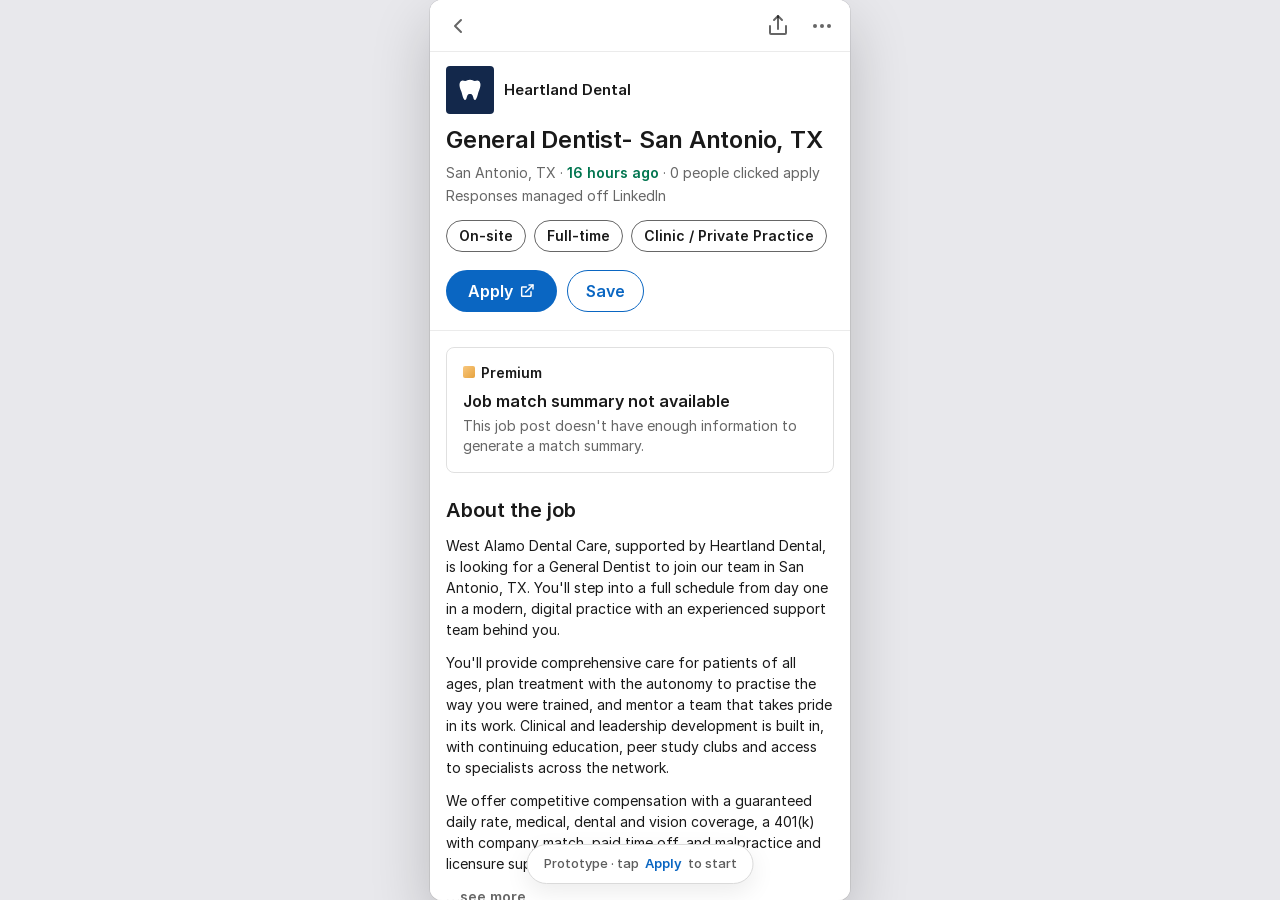
<file: index.html>
<!doctype html>
<html lang="en">
<head>
<meta charset="utf-8">
<meta name="viewport" content="width=device-width, initial-scale=1, viewport-fit=cover">
<meta name="robots" content="noindex">
<title>SonicApply · General Dentist, West Alamo Dental Care</title>
<link rel="icon" href="assets/linkedin-bug.png">
<style>
/* Mobile-only prototype. On a phone the app fills the screen; on a wider screen it sits in a phone-width column so the mobile layout always applies. */
* { box-sizing: border-box; }
html, body { height: 100%; margin: 0; background: #fff; }
iframe { display: block; width: 100%; height: 100%; border: 0; background: #fff; }
@media (min-width: 600px) {
  html, body { background: #E8E8EC; }
  iframe { width: 420px; height: min(100%, 900px); margin: 0 auto; position: relative; top: 50%; transform: translateY(-50%); box-shadow: 0 0 0 1px rgba(0,0,0,.08), 0 24px 60px rgba(0,0,0,.2); border-radius: 12px; }
}
</style>
</head>
<body>
<iframe id="app" title="SonicApply prototype"></iframe>
<script>document.getElementById("app").src = "app.html" + location.search;</script>
</body>
</html>
</file>
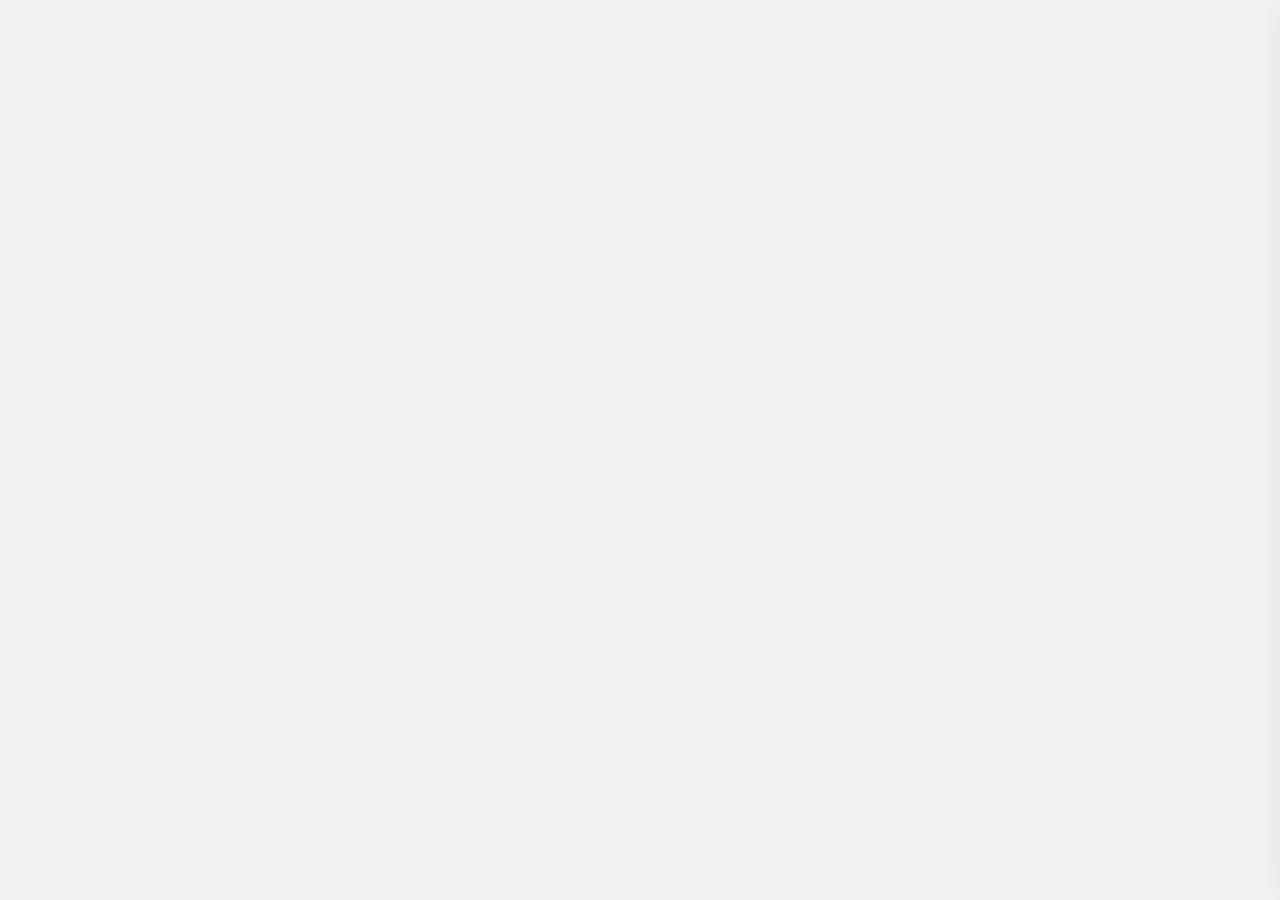
<file: app.html>
<!doctype html>
<html lang="en">
<head>
  <meta charset="utf-8">
  <meta name="viewport" content="width=device-width, initial-scale=1, viewport-fit=cover">
  <title>SonicApply · General Dentist, West Alamo Dental Care</title>
  <meta name="description" content="SonicApply redesign prototype: apply once, add more jobs from live inventory, confirm and send.">
  <meta name="robots" content="noindex">
  <link rel="icon" href="assets/linkedin-bug.png">
  <link rel="stylesheet" href="styles.css">
</head>
<body>
  <div class="li-page" id="li-page">
    <!-- Desktop: the real LinkedIn job post, with a hotspot over Apply -->

    <!-- Phone: the same job as the LinkedIn app shows it. Apply opens SonicApply full screen, the way an in-app browser would. -->
    <div class="li-m" id="li-m" aria-label="LinkedIn job post, as shown in the LinkedIn app">
      <div class="li-m-nav">
        <button type="button" class="li-m-ic" aria-label="Back" data-toast="Back to search (prototype)"><svg viewBox="0 0 24 24" fill="none" stroke="currentColor" stroke-width="2" stroke-linecap="round" stroke-linejoin="round"><polyline points="15 18 9 12 15 6"/></svg></button>
        <div class="li-m-nav-r">
          <button type="button" class="li-m-ic" aria-label="Share" data-toast="Share (prototype)"><svg viewBox="0 0 24 24" fill="none" stroke="currentColor" stroke-width="2" stroke-linecap="round" stroke-linejoin="round"><path d="M4 12v7a1 1 0 0 0 1 1h14a1 1 0 0 0 1-1v-7"/><polyline points="16 6 12 2 8 6"/><line x1="12" y1="2" x2="12" y2="15"/></svg></button>
          <button type="button" class="li-m-ic" aria-label="More" data-toast="More (prototype)"><svg viewBox="0 0 24 24" fill="currentColor"><circle cx="5" cy="12" r="2"/><circle cx="12" cy="12" r="2"/><circle cx="19" cy="12" r="2"/></svg></button>
        </div>
      </div>
      <div class="li-m-scroll" id="li-m-scroll">
        <section class="li-m-head">
          <div class="li-m-co"><span class="li-m-logo" aria-hidden="true"><svg viewBox="0 0 24 24" fill="currentColor"><path d="M12 3.2c-1.9 0-2.7 1-4.1 1S5.6 3 4.1 4.6c-1.9 2-.9 5.6.2 8 1 2.4 1.5 6.3 2.9 7.7.9.9 1.7-.3 2.1-2.3.5-2.4 1.5-2.6 2.7-2.6s2.2.2 2.7 2.6c.4 2 1.2 3.2 2.1 2.3 1.4-1.4 1.9-5.3 2.9-7.7 1.1-2.4 2.1-6 .2-8-1.5-1.6-2.4-.4-3.8-.4s-2.2-1-4.1-1z"/></svg></span><span class="li-m-co-name">Heartland Dental</span></div>
          <h1 class="li-m-title">General Dentist- San Antonio, TX</h1>
          <p class="li-m-meta">San Antonio, TX · <b class="li-m-green">16 hours ago</b> · 0 people clicked apply</p>
          <p class="li-m-meta li-m-meta2">Responses managed off LinkedIn</p>
          <div class="li-m-pills" aria-label="Job details"><span>On-site</span><span>Full-time</span><span>Clinic / Private Practice</span></div>
          <div class="li-m-actions" id="li-m-actions">
            <button type="button" class="li-m-apply pulse" id="start-m" data-start>Apply <svg viewBox="0 0 24 24" fill="none" stroke="currentColor" stroke-width="2.2" stroke-linecap="round" stroke-linejoin="round" aria-hidden="true"><path d="M18 13v6a1 1 0 0 1-1 1H5a1 1 0 0 1-1-1V7a1 1 0 0 1 1-1h6"/><polyline points="15 3 21 3 21 9"/><line x1="10" y1="14" x2="21" y2="3"/></svg></button>
            <button type="button" class="li-m-save" data-toast="Saved (prototype)">Save</button>
          </div>
        </section>
        <section class="li-m-card">
          <div class="li-m-prem"><span class="li-m-prem-sq" aria-hidden="true"></span>Premium</div>
          <h2>Job match summary not available</h2>
          <p>This job post doesn't have enough information to generate a match summary.</p>
        </section>
        <section class="li-m-about">
          <h2>About the job</h2>
          <p>West Alamo Dental Care, supported by Heartland Dental, is looking for a General Dentist to join our team in San Antonio, TX. You'll step into a full schedule from day one in a modern, digital practice with an experienced support team behind you.</p>
          <p>You'll provide comprehensive care for patients of all ages, plan treatment with the autonomy to practise the way you were trained, and mentor a team that takes pride in its work. Clinical and leadership development is built in, with continuing education, peer study clubs and access to specialists across the network.</p>
          <p>We offer competitive compensation with a guaranteed daily rate, medical, dental and vision coverage, a 401(k) with company match, paid time off, and malpractice and licensure support.</p>
          <button type="button" class="li-m-more" data-toast="Full description (prototype)">…see more</button>
        </section>
        <section class="li-m-about li-m-company">
          <h2>About the company</h2>
          <div class="li-m-co li-m-co-row"><span class="li-m-logo" aria-hidden="true"><svg viewBox="0 0 24 24" fill="currentColor"><path d="M12 3.2c-1.9 0-2.7 1-4.1 1S5.6 3 4.1 4.6c-1.9 2-.9 5.6.2 8 1 2.4 1.5 6.3 2.9 7.7.9.9 1.7-.3 2.1-2.3.5-2.4 1.5-2.6 2.7-2.6s2.2.2 2.7 2.6c.4 2 1.2 3.2 2.1 2.3 1.4-1.4 1.9-5.3 2.9-7.7 1.1-2.4 2.1-6 .2-8-1.5-1.6-2.4-.4-3.8-.4s-2.2-1-4.1-1z"/></svg></span><span class="li-m-co-text"><span class="li-m-co-name">Heartland Dental</span><small>Hospitals and Health Care</small></span><button type="button" class="li-m-follow" data-toast="Following (prototype)">+ Follow</button></div>
          <p>Heartland Dental is a dental support organisation. It handles the business side of its supported practices (operations, training, marketing and technology) so the dentists who own and run them can focus on patient care.</p>
        </section>
        <div class="li-m-space" aria-hidden="true"></div>
      </div>
      <div class="li-m-foot" id="li-m-foot">
        <button type="button" class="li-m-apply" data-start>Apply <svg viewBox="0 0 24 24" fill="none" stroke="currentColor" stroke-width="2.2" stroke-linecap="round" stroke-linejoin="round" aria-hidden="true"><path d="M18 13v6a1 1 0 0 1-1 1H5a1 1 0 0 1-1-1V7a1 1 0 0 1 1-1h6"/><polyline points="15 3 21 3 21 9"/><line x1="10" y1="14" x2="21" y2="3"/></svg></button>
        <button type="button" class="li-m-save" data-toast="Saved (prototype)">Save</button>
      </div>
      <button class="li-hint li-hint-m" type="button" data-start>Prototype · tap <b>Apply</b> to start</button>
    </div>
  </div>

  <div class="panel-wrap" id="panel" hidden>
  <div class="panel">
  <header class="top">
    <div class="top-left">
      <a class="li-logo" href="#" aria-label="Restart prototype" data-restart><img src="assets/linkedin-bug.png" alt="LinkedIn"></a>
      <span class="top-div"></span>
      <div class="job-ctx">
        <div class="job-ctx-title">General Dentist</div>
        <div class="job-ctx-sub">West Alamo Dental Care · San Antonio, TX · Competitive</div>
      </div>
    </div>
    <div class="top-right">
      <a class="link-quiet" href="#" data-toast="Opens the job post on LinkedIn (prototype)"><span>View job</span> <svg viewBox="0 0 24 24" fill="none" stroke="currentColor" stroke-width="2" stroke-linecap="round" stroke-linejoin="round"><path d="M18 13v6a2 2 0 0 1-2 2H5a2 2 0 0 1-2-2V8a2 2 0 0 1 2-2h6"/><polyline points="15 3 21 3 21 9"/><line x1="10" y1="14" x2="21" y2="3"/></svg></a>
    </div>
  </header>

  <main class="shell">
    <aside class="rail" id="rail" aria-label="CareerGPT">
      <div class="rail-head">
        <img src="assets/sonicjobs-mark.svg" alt="">
        <div><b>CareerGPT</b><small>Applying to West Alamo Dental Care</small></div>
      </div>
      <div class="thread" id="thread" aria-live="polite"></div>
      <form class="composer" id="composer" autocomplete="off">
        <div class="composer-in">
          <button type="button" class="plus" id="plus" aria-label="Attach your resume"><svg viewBox="0 0 24 24" fill="none" stroke="currentColor" stroke-width="2" stroke-linecap="round"><line x1="12" y1="5" x2="12" y2="19"/><line x1="5" y1="12" x2="19" y2="12"/></svg></button>
          <input type="text" placeholder="Ask a follow-up…" aria-label="Message CareerGPT">
          <button type="submit" class="send" id="send" aria-label="Send"><svg class="ic-up" viewBox="0 0 24 24" fill="none" stroke="currentColor" stroke-width="2.5" stroke-linecap="round" stroke-linejoin="round"><line x1="12" y1="19" x2="12" y2="5"/><polyline points="5 12 12 5 19 12"/></svg><svg class="ic-stop" viewBox="0 0 24 24" fill="currentColor"><rect x="7" y="7" width="10" height="10" rx="2"/></svg></button>
        </div>
      </form>
      <p class="rail-foot">CareerGPT can make mistakes. Check the important details before you send.</p>
    </aside>

    <section class="work" aria-label="Application">
      <nav class="stepper progress" id="progress" aria-label="Your progress"></nav>
      <div class="work-scroll" id="work-scroll">
        <div class="work-inner" id="work-inner"></div>
      </div>
      <div class="cta-bar" id="cta"></div>
    </section>
  </main>
  </div>
  </div>

  <div class="toast" id="toast" role="status"></div>

  <!-- Resume preview: a drawer on desktop, full screen on a phone -->
  <div class="pv-backdrop" id="pv-backdrop"></div>
  <aside class="preview" id="preview" aria-label="Resume preview" aria-hidden="true">
    <div class="pv-h"><div class="pv-t"><b id="pv-name"></b><small id="pv-sub"></small></div><button type="button" class="pv-close" id="pv-close" aria-label="Close preview"><svg viewBox="0 0 24 24" fill="none" stroke="currentColor" stroke-width="2" stroke-linecap="round" stroke-linejoin="round"><line x1="18" y1="6" x2="6" y2="18"/><line x1="6" y1="6" x2="18" y2="18"/></svg></button></div>
    <div class="pv-body" id="pv-body"></div>
    <div class="pv-foot" id="pv-foot"></div>
  </aside>

  <aside class="notes" id="notes" aria-label="Design notes">
    <div class="notes-h"><b>Why it's built this way</b><button type="button" id="notes-close" aria-label="Close"><svg viewBox="0 0 24 24" fill="none" stroke="currentColor" stroke-width="2" stroke-linecap="round" stroke-linejoin="round"><line x1="18" y1="6" x2="6" y2="18"/><line x1="6" y1="6" x2="18" y2="18"/></svg></button></div>
    <div class="notes-body" id="notes-body"></div>
    <div class="notes-foot"><span>SonicApply redesign · prototype v2</span><button class="btn-text" type="button" id="restart">Restart prototype</button></div>
  </aside>

  <script src="data.js"></script>
  <script src="app.js"></script>
</body>
</html>
</file>
<file: styles.css>
/* SonicApply redesign prototype
   System: white space, hairlines, black type, one accent (SonicJobs cobalt) reserved for the next action:
   primary buttons, the current step, progress, fields that need the candidate. Selection states stay black.
   Motion: OpenAI easing tokens, reduced-motion aware. */

@font-face { font-family: "Inter"; src: url("fonts/Inter-Regular.ttf") format("truetype"); font-weight: 400; font-display: swap; }
@font-face { font-family: "Inter"; src: url("fonts/Inter-Medium.ttf") format("truetype"); font-weight: 500; font-display: swap; }
@font-face { font-family: "Inter"; src: url("fonts/Inter-SemiBold.ttf") format("truetype"); font-weight: 600; font-display: swap; }
@font-face { font-family: "Inter"; src: url("fonts/Inter-Bold.ttf") format("truetype"); font-weight: 700; font-display: swap; }

:root {
  --ink: #000000;
  --t2: #5D5D5D;
  --t3: #8F8F8F;
  --mut: #B6B6B6;
  --hair: #E6E6E6;
  --hair2: #DADADA;
  --soft: #EDEDED;
  --soft2: #F6F6F6;
  --paper: #FFFFFF;
  --accent: #2556D8;
  --accent-hover: #1E47B8;
  --accent-ink: #1F49BF;
  --accent-tint: #ECF0FC;
  --accent-line: #C7D3F5;
  --enter: cubic-bezier(.19, 1, .22, 1);
  --exit: cubic-bezier(.8, 0, .4, 1);
  --move: cubic-bezier(.65, 0, .35, 1);
  --rail-w: 400px;
  --top-h: 64px;
  --radius: 18px;
  --radius-sm: 12px;
}

* { box-sizing: border-box; }
[hidden] { display: none !important; }
html, body { height: 100%; }
body {
  margin: 0;
  background: var(--paper);
  color: var(--ink);
  font-family: "Inter", "Helvetica Neue", Helvetica, Arial, system-ui, sans-serif;
  font-size: 15px;
  line-height: 1.5;
  -webkit-font-smoothing: antialiased;
  text-rendering: optimizeLegibility;
  overflow: hidden;
}
button, input, select, textarea { font: inherit; color: inherit; }
button { cursor: pointer; }
a { color: inherit; }
::selection { background: var(--accent-tint); }
.sr { position: absolute; width: 1px; height: 1px; overflow: hidden; clip: rect(0 0 0 0); white-space: nowrap; }

/* ---------- Top bar ---------- */
.top {
  height: var(--top-h);
  display: grid;
  grid-template-columns: 1fr auto 1fr;
  align-items: center;
  padding: 0 24px;
  border-bottom: 1px solid var(--hair);
  background: var(--paper);
  position: relative;
  z-index: 5;
}
.top-left { display: flex; align-items: center; gap: 14px; min-width: 0; }
.li-logo { display: inline-flex; width: 30px; height: 30px; border-radius: 6px; overflow: hidden; flex: none; }
.li-logo img { width: 100%; height: 100%; display: block; }
.top-div { width: 1px; height: 28px; background: var(--hair); }
.job-ctx { min-width: 0; line-height: 1.25; }
.job-ctx-title { font-size: 14px; font-weight: 600; white-space: nowrap; overflow: hidden; text-overflow: ellipsis; }
.job-ctx-sub { font-size: 12px; color: var(--t3); white-space: nowrap; overflow: hidden; text-overflow: ellipsis; }
.top-right { display: flex; justify-content: flex-end; align-items: center; gap: 18px; }
.link-quiet { font-size: 13px; font-weight: 500; color: var(--t2); text-decoration: none; display: inline-flex; align-items: center; gap: 6px; }
.link-quiet:hover { color: var(--ink); }
.link-quiet svg { width: 14px; height: 14px; }

.stepper ol { list-style: none; margin: 0; padding: 0; display: flex; align-items: center; gap: 10px; }
.step { display: flex; align-items: center; gap: 8px; }
.step-dot {
  width: 24px; height: 24px; border-radius: 50%;
  border: 1px solid var(--hair2); color: var(--t3);
  display: grid; place-items: center; font-size: 12px; font-weight: 600;
  transition: background .3s var(--move), border-color .3s var(--move), color .3s var(--move);
}
.step-dot svg { width: 12px; height: 12px; display: none; }
.step-label { font-size: 13px; color: var(--t3); white-space: nowrap; transition: color .3s var(--move); }
.step.is-done .step-dot { background: var(--ink); border-color: var(--ink); color: #fff; }
.step.is-current .step-dot { background: var(--accent); border-color: var(--accent); color: #fff; box-shadow: 0 0 0 4px var(--accent-tint); }
.step.is-current .step-label { color: var(--ink); font-weight: 600; }
.step.is-done .step-label { color: var(--t2); }
.step.is-done .step-dot span { display: none; }
.step.is-done .step-dot svg { display: block; }
.step-line { width: 36px; height: 1px; background: var(--hair2); position: relative; overflow: hidden; }
.step-line::after { content: ""; position: absolute; inset: 0; background: var(--ink); transform: scaleX(0); transform-origin: left; transition: transform .5s var(--move); }
.step-line.is-done::after { transform: scaleX(1); }

/* ---------- Shell ---------- */
.shell {
  flex: 1;
  min-height: 0;
  display: grid;
  grid-template-columns: minmax(340px, 40%) 1fr;
}

/* ---------- LinkedIn entry screen + panel ---------- */
.li-page { position: fixed; inset: 0; overflow: hidden; background: #F4F2EE; }
.li-frame { position: relative; width: 100%; }
.li-frame img { width: 100%; height: auto; display: block; }
.li-apply { position: absolute; left: 43.62%; top: 45.64%; width: 6.02%; height: 3.52%; border: 0; border-radius: 999px; background: transparent; cursor: pointer; box-shadow: 0 0 0 0 rgba(37,86,216,.55); animation: ring 1.6s ease-out .6s 3; }
.li-apply:hover, .li-apply:focus-visible { box-shadow: 0 0 0 5px rgba(37,86,216,.3); outline: 0; animation: none; }
.li-hint { position: fixed; left: 50%; bottom: 22px; transform: translateX(-50%); z-index: 3; display: inline-flex; align-items: center; gap: 6px; height: 40px; padding: 0 16px; border-radius: 999px; border: 1px solid var(--hair2); background: var(--paper); color: var(--t2); font-size: 13px; font-weight: 500; box-shadow: 0 8px 24px rgba(0,0,0,.08); cursor: pointer; white-space: nowrap; }
.li-hint b { color: var(--accent); font-weight: 600; }
.li-hint:hover { color: var(--ink); border-color: var(--ink); }

/* Phone entry: the job as the LinkedIn app shows it (LinkedIn's own type, colours and controls, not ours).
   Hidden on desktop; on a phone it replaces the screenshot. */
.li-m { display: none; position: absolute; inset: 0; flex-direction: column; background: #fff; color: rgba(0,0,0,.9);
  font-family: -apple-system, BlinkMacSystemFont, "Inter", "Segoe UI", Roboto, Helvetica, Arial, sans-serif; }
.li-m-nav { flex: none; display: flex; align-items: center; justify-content: space-between; height: 52px; padding: 0 6px; background: #fff; border-bottom: 1px solid rgba(0,0,0,.08); }
.li-m-nav-r { display: flex; align-items: center; }
.li-m-ic { width: 44px; height: 44px; display: inline-flex; align-items: center; justify-content: center; border: 0; background: none; color: rgba(0,0,0,.6); border-radius: 50%; }
.li-m-ic svg { width: 24px; height: 24px; }
.li-m-ic:active { background: rgba(0,0,0,.06); }
.li-m-scroll { flex: 1; min-height: 0; overflow-y: auto; -webkit-overflow-scrolling: touch; overscroll-behavior: contain; }
.li-m-head { padding: 14px 16px 18px; border-bottom: 1px solid rgba(0,0,0,.08); }
.li-m-co { display: flex; align-items: center; gap: 10px; margin-bottom: 12px; font-size: 15px; font-weight: 600; }
.li-m-logo { width: 48px; height: 48px; flex: none; display: inline-flex; align-items: center; justify-content: center; border-radius: 4px; background: #13284B; color: #fff; }
.li-m-logo svg { width: 28px; height: 28px; }
.li-m-title { font-size: 24px; line-height: 1.2; font-weight: 600; letter-spacing: -0.01em; margin: 0 0 8px; }
.li-m-meta { font-size: 14px; line-height: 1.4; color: rgba(0,0,0,.6); margin: 0; }
.li-m-meta2 { margin-top: 4px; }
.li-m-green { color: #01754F; font-weight: 600; }
.li-m-pills { display: flex; gap: 8px; margin: 14px -16px 0; padding: 0 16px; overflow-x: auto; scrollbar-width: none; }
.li-m-pills::-webkit-scrollbar { display: none; }
.li-m-pills span { flex: none; height: 32px; display: inline-flex; align-items: center; padding: 0 12px; border-radius: 999px; border: 1px solid rgba(0,0,0,.6); font-size: 14px; font-weight: 600; white-space: nowrap; }
.li-m-actions { display: flex; align-items: center; gap: 10px; margin-top: 18px; }
.li-m-apply { height: 42px; display: inline-flex; align-items: center; justify-content: center; gap: 6px; padding: 0 22px; border: 0; border-radius: 999px; background: #0A66C2; color: #fff; font: inherit; font-size: 16px; font-weight: 600; cursor: pointer; -webkit-tap-highlight-color: transparent; }
.li-m-apply svg { width: 16px; height: 16px; }
.li-m-apply:active { background: #004182; }
.li-m-apply.pulse { animation: ringLi 1.6s ease-out .8s 3; }
.li-m-save { height: 42px; padding: 0 18px; border-radius: 999px; border: 1px solid #0A66C2; background: transparent; color: #0A66C2; font: inherit; font-size: 16px; font-weight: 600; cursor: pointer; -webkit-tap-highlight-color: transparent; }
.li-m-save:active { background: rgba(10,102,194,.08); }
.li-m-card { margin: 16px; padding: 14px 16px 16px; border: 1px solid rgba(0,0,0,.12); border-radius: 8px; }
.li-m-prem { display: flex; align-items: center; gap: 6px; font-size: 14px; font-weight: 600; color: rgba(0,0,0,.9); }
.li-m-prem-sq { width: 12px; height: 12px; border-radius: 2px; background: linear-gradient(135deg, #F8C77E, #E7A33E); }
.li-m-card h2 { font-size: 16px; font-weight: 600; margin: 8px 0 4px; line-height: 1.3; }
.li-m-card p { font-size: 14px; line-height: 1.45; color: rgba(0,0,0,.6); margin: 0; }
.li-m-about { padding: 6px 16px 8px; }
.li-m-about h2 { font-size: 20px; font-weight: 600; margin: 0 0 10px; }
.li-m-about p { font-size: 14px; line-height: 1.5; margin: 0 0 12px; color: rgba(0,0,0,.9); }
.li-m-more { border: 0; background: none; padding: 0; font: inherit; font-size: 14px; font-weight: 600; color: rgba(0,0,0,.6); }
.li-m-company { padding-top: 10px; border-top: 1px solid rgba(0,0,0,.08); margin-top: 6px; }
.li-m-co-row { align-items: center; margin: 2px 0 12px; }
.li-m-co-text { display: flex; flex-direction: column; min-width: 0; flex: 1; line-height: 1.3; }
.li-m-co-text small { font-size: 13px; font-weight: 400; color: rgba(0,0,0,.6); }
.li-m-follow { flex: none; height: 32px; padding: 0 14px; border-radius: 999px; border: 1px solid #0A66C2; background: transparent; color: #0A66C2; font: inherit; font-size: 14px; font-weight: 600; }
.li-m-space { height: 140px; }
.li-hint-m b { color: #0A66C2; }
/* Sticky bar once the inline Apply has scrolled away, as in the app */
.li-m-foot { position: absolute; left: 0; right: 0; bottom: 0; z-index: 2; display: flex; gap: 10px; padding: 10px 16px calc(10px + env(safe-area-inset-bottom, 0px)); background: #fff; border-top: 1px solid rgba(0,0,0,.08); transform: translateY(110%); transition: transform .3s var(--enter); }
.li-m-foot .li-m-apply { flex: 1; }
.li-m.scrolled .li-m-foot { transform: none; }
.li-m .li-hint-m { transition: opacity .25s ease; }
.li-m.scrolled .li-hint-m { opacity: 0; pointer-events: none; }
.panel-wrap { position: fixed; inset: 0; z-index: 20; background: var(--paper); animation: fade .3s ease both; }
.panel-wrap[hidden] { display: none; }
/* pageIn must not keep a transform after it ends: a lingering transform would make fixed children (preview drawer) position relative to the panel. */
.panel { height: 100%; background: var(--paper); overflow: hidden; display: flex; flex-direction: column; animation: pageIn .5s var(--enter); }

/* ---------- Rail (CareerGPT) ---------- */
.rail { border-right: 1px solid var(--hair); display: flex; flex-direction: column; min-height: 0; background: var(--paper); }
.rail-head { display: flex; align-items: center; gap: 10px; padding: 16px 22px 12px; }
.rail-head img { width: 30px; height: 30px; display: block; }
.rail-head b { font-size: 14px; font-weight: 600; display: block; line-height: 1.2; }
.rail-head small { font-size: 12px; color: var(--t3); }
.thread { flex: 1; overflow-y: auto; padding: 6px 22px 24px; scroll-behavior: smooth; scrollbar-width: thin; scrollbar-color: var(--hair2) transparent; }
.thread::-webkit-scrollbar { width: 8px; }
.thread::-webkit-scrollbar-thumb { background: var(--hair2); border-radius: 8px; }

@property --ang { syntax: "<angle>"; initial-value: 0deg; inherits: false; }

.msg { margin: 0 0 18px; animation: rise .45s var(--enter) both; }
.msg-text { font-size: 15px; line-height: 1.6; white-space: pre-wrap; }
.msg-text .caret { display: inline-block; width: 2px; height: 1em; background: var(--ink); vertical-align: -0.15em; margin-left: 1px; animation: blink 1s steps(2) infinite; }
.meta { font-size: 12px; color: var(--t3); padding-bottom: 8px; margin-bottom: 10px; border-bottom: 1px solid var(--hair); }
.msg-links { margin-top: 8px; }
.msg-links button { background: none; border: 0; padding: 0; font-size: 14px; color: var(--accent-ink); text-decoration: underline; text-underline-offset: 3px; text-decoration-color: var(--accent-line); }
.msg-links button:hover { text-decoration-color: var(--accent-ink); }

/* Thinking: breathing blue dot and a shimmering label, as in CareerGPT */
.think { display: inline-flex; align-items: center; gap: 9px; height: 24px; }
.think .tdot { width: 12px; height: 12px; border-radius: 50%; background: conic-gradient(from var(--ang), var(--accent), #7C98EA, #D3DCF8, #7C98EA, var(--accent)); animation: spinang 2s linear infinite, breathe 1.8s ease-in-out infinite; }
.think .tlabel { font-size: 14px; font-weight: 500; color: var(--t3); background: linear-gradient(90deg, var(--t3) 0%, var(--t3) 35%, #1a1a1a 50%, var(--t3) 65%, var(--t3) 100%); background-size: 220% 100%; -webkit-background-clip: text; background-clip: text; color: transparent; animation: shimmerText 2s linear infinite; }

.user-wrap { display: flex; flex-direction: column; align-items: flex-end; margin: 2px 0 18px; animation: rise .4s var(--enter) both; }
.user { max-width: 85%; background: var(--soft2); border: 1px solid var(--hair); color: var(--ink); border-radius: 999px; padding: 8px 14px; font-size: 14.5px; line-height: 1.4; width: fit-content; display: inline-flex; align-items: center; gap: 8px; }
.user.att { border-radius: 14px; }
.user svg { width: 15px; height: 15px; flex: none; color: var(--t2); }
.user-meta { font-size: 11px; color: var(--t3); margin-top: 5px; }

.mcard { border: 1px solid var(--hair); border-radius: 14px; padding: 12px 14px; margin-top: 10px; font-size: 13.5px; }
.mcard ul { list-style: none; margin: 0; padding: 0; }
.mcard li { display: flex; align-items: flex-start; gap: 8px; padding: 3px 0; color: var(--t2); }
.mcard li svg { width: 14px; height: 14px; color: var(--ink); flex: none; margin-top: 4px; }
.mcard li b { color: var(--ink); font-weight: 500; }

/* Earlier steps fold into one row so the thread never becomes a wall of text */
.past { margin: 0 0 16px; }
.past summary { list-style: none; cursor: pointer; display: flex; align-items: center; gap: 10px; font-size: 12px; color: var(--t3); padding: 4px 0 10px; border-bottom: 1px solid var(--hair); }
.past summary::-webkit-details-marker { display: none; }
.past summary .pill { display: inline-flex; align-items: center; gap: 6px; border: 1px solid var(--hair); border-radius: 999px; padding: 3px 10px 3px 7px; color: var(--t2); font-weight: 500; }
.past summary .pill svg { width: 12px; height: 12px; color: var(--ink); }
.past summary .show { margin-left: auto; text-decoration: underline; text-underline-offset: 3px; }
.past summary .show::after { content: "Show"; }
.past[open] summary .show::after { content: "Hide"; }
.past .past-body { padding-top: 14px; opacity: .72; }

.chips { display: flex; flex-wrap: wrap; gap: 8px; margin-top: 10px; }
.chip {
  display: inline-flex; align-items: center; gap: 7px;
  border: 1px solid var(--hair2); background: var(--paper); border-radius: 999px;
  padding: 7px 13px; font-size: 14px; font-weight: 500; line-height: 1.2;
  transition: border-color .15s, background .15s, color .15s, transform .15s var(--enter);
}
.chip:hover { border-color: var(--ink); }
.chip:active { transform: scale(.97); }
.chip .n { font-size: 12px; font-weight: 600; color: var(--t3); background: var(--soft); border-radius: 999px; padding: 1px 7px; min-width: 20px; text-align: center; }
.chip.on { background: var(--ink); border-color: var(--ink); color: #fff; }
.chip.on .n { background: rgba(255,255,255,.18); color: #fff; }
.chips.answered .chip:not(.on) { color: var(--t3); border-color: var(--hair); }
.chips.answered .chip:not(.on):hover { color: var(--ink); border-color: var(--ink); }
.chips.answered .chip:not(.on) .n { background: var(--soft2); }

/* Composer with CareerGPT's rotating blue border */
.composer { margin: 0 22px 10px; border-radius: 999px; padding: 2px; background: conic-gradient(from var(--ang), var(--accent), #94ABEE, #DCE3F9, #94ABEE, var(--accent)); animation: spinang 4s linear infinite; }
.composer-in { background: var(--paper); border-radius: 999px; display: flex; align-items: center; gap: 6px; padding: 5px 5px 5px 8px; }
.composer input { flex: 1; border: 0; outline: 0; background: none; font-size: 14px; min-width: 0; }
.composer input::placeholder { color: var(--t3); }
.composer .plus { width: 32px; height: 32px; border-radius: 50%; border: 0; background: none; color: var(--t2); display: grid; place-items: center; flex: none; }
.composer .plus:hover { background: var(--soft2); color: var(--ink); }
.composer .plus svg { width: 18px; height: 18px; }
.composer .send { width: 34px; height: 34px; border-radius: 50%; border: 0; background: var(--ink); color: #fff; display: grid; place-items: center; flex: none; transition: transform .15s var(--enter), background .2s; }
.composer .send svg { width: 16px; height: 16px; grid-area: 1 / 1; }
.composer .send .ic-stop { display: none; }
.composer .send:hover { transform: scale(1.06); }
body.is-busy .composer .send { background: var(--t2); }
body.is-busy .composer .send .ic-up { display: none; }
body.is-busy .composer .send .ic-stop { display: block; }
.rail-foot { font-size: 11px; color: var(--mut); text-align: center; margin: 0 22px 12px; }
/* Agent line in the action bar: mobile only (desktop has the rail) */
.cta-agent { display: none; }
.chips.mini { margin-top: 8px; gap: 6px; }
.chips.mini .chip { padding: 5px 11px; font-size: 13px; }
.f .hint .chips.mini .chip { color: var(--ink); }
.f .hint .chips.mini .chip.on { color: #fff; }

/* ---------- Workspace ---------- */
.work { display: flex; flex-direction: column; min-height: 0; min-width: 0; background: var(--paper); position: relative; }
.work-scroll { flex: 1; overflow-y: auto; scrollbar-width: thin; scrollbar-color: var(--hair2) transparent; }
.work-scroll::-webkit-scrollbar { width: 8px; }
.work-scroll::-webkit-scrollbar-thumb { background: var(--hair2); border-radius: 8px; }
.work-inner { max-width: 1000px; margin: 0; padding: 32px 56px 40px; animation: rise .5s var(--enter) both; }
.work-inner.swap { animation: rise .5s var(--enter) both; }

.kicker { font-size: 11px; font-weight: 600; letter-spacing: .08em; text-transform: uppercase; color: var(--t3); margin: 0 0 8px; }
h1 { font-size: 26px; font-weight: 600; letter-spacing: -0.01em; line-height: 1.2; margin: 0 0 6px; }
.lede { font-size: 15px; color: var(--t2); margin: 0 0 26px; }
.lede b { color: var(--ink); font-weight: 600; }

.sec { border: 1px solid var(--hair); border-radius: var(--radius); padding: 20px 22px 22px; margin-bottom: 14px; background: var(--paper); }
.sec-h { display: flex; align-items: center; justify-content: space-between; gap: 12px; margin-bottom: 14px; }
.sec-title { font-size: 15px; font-weight: 600; display: flex; align-items: center; gap: 8px; }
.sec-title svg { width: 15px; height: 15px; color: var(--ink); }
.tag { font-size: 12px; font-weight: 500; color: var(--t2); background: var(--soft); border-radius: 999px; padding: 3px 9px; white-space: nowrap; }
.tag.accent { color: var(--accent-ink); background: var(--accent-tint); }
.tag.dark { color: #fff; background: var(--ink); }
.grid2 { display: grid; grid-template-columns: 1fr 1fr; gap: 12px 14px; }
.grid3 { display: grid; grid-template-columns: 2fr 1fr 1fr; gap: 12px 14px; }
.span2 { grid-column: 1 / -1; }

.f { position: relative; min-width: 0; }
.f label { display: flex; align-items: center; gap: 8px; font-size: 13px; color: var(--t2); margin-bottom: 6px; }
.f label .need { font-size: 11px; font-weight: 600; color: var(--accent-ink); background: var(--accent-tint); border-radius: 999px; padding: 1px 7px; letter-spacing: .01em; }
.f label .ok { display: none; width: 14px; height: 14px; color: var(--ink); }
.f.done label .ok { display: inline-block; }
.f.done label .need { display: none; }
.f input, .f select, .f textarea {
  width: 100%; height: 40px; border: 1px solid var(--hair2); border-radius: var(--radius-sm);
  padding: 0 12px; background: var(--paper); outline: 0; font-size: 15px;
  transition: border-color .15s, box-shadow .15s, background .6s;
}
.f textarea { height: auto; min-height: 96px; padding: 10px 12px; resize: vertical; line-height: 1.5; }
.f input:focus, .f select:focus, .f textarea:focus { border-color: var(--accent); box-shadow: 0 0 0 3px var(--accent-tint); }
.f select { appearance: none; -webkit-appearance: none; padding-right: 36px; background-image: url("data:image/svg+xml;utf8,<svg xmlns='http://www.w3.org/2000/svg' width='12' height='12' viewBox='0 0 24 24' fill='none' stroke='%23000' stroke-width='2' stroke-linecap='round' stroke-linejoin='round'><polyline points='6 9 12 15 18 9'/></svg>"); background-repeat: no-repeat; background-position: right 12px center; }
.f.needs input, .f.needs select { border-color: var(--accent); background: var(--accent-tint); }
.f.done input, .f.done select { border-color: var(--hair2); }
.f.flash input, .f.flash select, .f.flash .seg { animation: flash 1.4s var(--exit) both; }
.f.shake { animation: shake .4s var(--move); }
.f .hint { font-size: 12px; color: var(--t3); margin-top: 6px; }
.f .hint b { color: var(--t2); font-weight: 500; }
.f .err { font-size: 12px; color: #C0362C; margin-top: 6px; }
.f.invalid input { border-color: #C0362C; background: #FDF1F0; box-shadow: none; }

.seg { display: inline-flex; border: 1px solid var(--hair2); border-radius: 999px; padding: 3px; gap: 2px; background: var(--paper); }
.seg button { border: 0; background: none; border-radius: 999px; padding: 0 16px; height: 32px; font-size: 14px; font-weight: 500; color: var(--t2); transition: background .15s, color .15s; }
.seg button:hover { color: var(--ink); }
.seg button.on { background: var(--ink); color: #fff; }
.f.needs .seg { border-color: var(--accent); background: var(--accent-tint); }

.opt-chips { display: flex; flex-wrap: wrap; gap: 8px; }
.opt-chips .chip { padding: 8px 14px; }

.drop { border: 1.5px dashed var(--hair2); border-radius: 14px; padding: 26px 16px; text-align: center; cursor: pointer; display: flex; flex-direction: column; align-items: center; gap: 4px; transition: border-color .15s, background .15s; }
.drop:hover, .drop:focus-visible, .drop.over { border-color: var(--ink); background: var(--soft2); outline: 0; }
.drop .drop-ic { width: 40px; height: 40px; border-radius: 12px; border: 1px solid var(--hair); display: grid; place-items: center; margin-bottom: 6px; background: var(--paper); }
.drop .drop-ic svg { width: 18px; height: 18px; }
.drop b { font-size: 14px; font-weight: 600; }
.drop small { font-size: 12px; color: var(--t3); }
#resume-box > .hint { font-size: 12px; color: var(--t3); margin-top: 10px; line-height: 1.5; }
#resume-box > .hint .btn-text { font-size: 12px; }
.proc { border: 1.5px dashed var(--hair2); border-radius: 14px; padding: 26px 16px 22px; text-align: center; }
.proc-emoji { font-size: 34px; line-height: 1; margin-bottom: 10px; display: inline-block; }
.proc-emoji.pop { animation: pop .5s var(--enter); }
.proc-t { font-size: 14px; font-weight: 600; margin-bottom: 12px; }
.proc-bar { height: 4px; border-radius: 4px; background: var(--soft); overflow: hidden; max-width: 420px; margin: 0 auto; }
.proc-bar i { display: block; height: 100%; width: 0; background: var(--accent); border-radius: 4px; }
.proc-pct { font-size: 12px; color: var(--t3); margin-top: 8px; }
.form-rest { transition: opacity .5s; }
.resume { display: flex; align-items: center; gap: 12px; }
.resume .ic { width: 38px; height: 38px; border-radius: 10px; border: 1px solid var(--hair); display: grid; place-items: center; flex: none; }
.resume .ic svg { width: 18px; height: 18px; }
.resume .nm { font-weight: 500; font-size: 14px; }
.resume .sub { font-size: 12px; color: var(--t3); }
.resume .act { margin-left: auto; }

.btn-text { background: none; border: 0; padding: 0; font-size: 13px; font-weight: 500; color: var(--t2); text-decoration: underline; text-underline-offset: 3px; text-decoration-color: var(--hair2); }
.btn-text:hover { color: var(--ink); text-decoration-color: var(--ink); }

.eeo-summary { display: flex; align-items: center; justify-content: space-between; gap: 12px; font-size: 14px; color: var(--t2); }
.eeo-summary b { color: var(--ink); font-weight: 500; }
.eeo-body { display: none; margin-top: 16px; }
.sec.open .eeo-body { display: block; }
.sec.open .eeo-summary { display: none; }

.consent { font-size: 12px; color: var(--t3); line-height: 1.5; margin: 6px 0 0; }
.consent a { color: var(--t2); }

/* CTA bar */
.cta-bar { border-top: 1px solid var(--hair); background: var(--paper); padding: 14px 56px; }
.cta-in { max-width: 1000px; margin: 0; display: flex; align-items: center; justify-content: space-between; gap: 16px; }
.cta-meta { display: flex; align-items: center; gap: 12px; font-size: 13px; color: var(--t2); min-width: 0; }
.cta-meta b { color: var(--ink); font-weight: 600; }
.bar { width: 120px; height: 4px; border-radius: 4px; background: var(--soft); overflow: hidden; flex: none; }
.bar i { display: block; height: 100%; background: var(--accent); border-radius: 4px; transition: width .6s var(--move); }
.cta-actions { display: flex; align-items: center; gap: 10px; flex: none; }

.btn { display: inline-flex; align-items: center; justify-content: center; gap: 8px; height: 44px; padding: 0 22px; border-radius: 999px; border: 1px solid transparent; font-size: 15px; font-weight: 600; white-space: nowrap; transition: transform .15s var(--enter), background .15s, color .15s, border-color .15s, opacity .15s; }
.btn svg { width: 16px; height: 16px; }
.btn:active { transform: scale(.98); }
.btn-primary { background: var(--accent); color: #fff; }
.btn-primary:hover { background: var(--accent-hover); }
.btn-primary:disabled { background: var(--soft); color: var(--t3); cursor: default; transform: none; }
.btn-primary.pulse { animation: pulseBtn 1.8s ease-out 2; }
.btn-secondary { background: var(--paper); color: var(--ink); border-color: var(--hair2); }
.btn-secondary:hover { border-color: var(--ink); }
.btn-ghost { background: none; color: var(--t2); padding: 0 10px; }
.btn-ghost:hover { color: var(--ink); }

/* Sending / status */
.send-card { border: 1px solid var(--hair); border-radius: var(--radius); padding: 22px 24px; }
.send-card h2 { font-size: 17px; font-weight: 600; margin: 0 0 14px; }
.steps { list-style: none; margin: 0; padding: 0; }
.steps li { display: flex; align-items: center; gap: 12px; padding: 7px 0; font-size: 14px; color: var(--t3); transition: color .3s; }
.steps li.doing { color: var(--ink); }
.steps li.done { color: var(--t2); }
.dot { width: 18px; height: 18px; border-radius: 50%; border: 1px solid var(--hair2); display: grid; place-items: center; flex: none; position: relative; }
.dot svg { width: 10px; height: 10px; display: none; color: #fff; }
.steps li.doing .dot { border-color: var(--accent); }
.steps li.doing .dot::after { content: ""; position: absolute; inset: -1px; border-radius: 50%; border: 2px solid var(--accent); border-right-color: transparent; animation: spin .8s linear infinite; }
.steps li.done .dot { background: var(--ink); border-color: var(--ink); }
.steps li.done .dot svg { display: block; }

.black-card { background: var(--ink); color: #fff; border-radius: var(--radius); padding: 22px 24px; display: flex; align-items: center; gap: 16px; margin-bottom: 26px; animation: rise .6s var(--enter) both; }
.black-card .big { width: 44px; height: 44px; border-radius: 50%; border: 1.5px solid rgba(255,255,255,.7); display: grid; place-items: center; flex: none; }
.black-card .big svg { width: 20px; height: 20px; }
.black-card .bc-title { font-size: 18px; font-weight: 600; line-height: 1.25; }
.black-card .bc-sub { font-size: 13.5px; color: rgba(255,255,255,.7); margin-top: 3px; }
.black-card .bc-right { margin-left: auto; font-size: 12px; color: rgba(255,255,255,.55); white-space: nowrap; align-self: flex-start; }
.black-card .bc-num { font-size: 40px; font-weight: 700; letter-spacing: -0.02em; line-height: 1; }
.black-card.slim { padding: 12px 16px; gap: 12px; margin-bottom: 22px; border-radius: 14px; }
.black-card.slim .big { width: 28px; height: 28px; border-width: 1px; }
.black-card.slim .big svg { width: 14px; height: 14px; }
.black-card.slim .bc-title { font-size: 14px; display: inline; }
.black-card.slim .bc-sub { display: inline; font-size: 13px; margin: 0 0 0 6px; }
.black-card.slim .bc-right { align-self: center; }
/* "Application sent" confirmation: bigger, with emoji, and the recommendations arrive a beat later (.hold) */
.black-card.sent-banner { padding: 12px 16px; gap: 12px; margin-bottom: 20px; border-radius: 14px; }
.black-card.sent-banner .big { position: relative; width: 30px; height: 30px; border: 0; border-radius: 0; font-size: 22px; line-height: 30px; text-align: center; }
.black-card.sent-banner .em { position: absolute; inset: 0; display: block; }
.black-card.sent-banner .em-party { animation: sentParty 1.2s ease both; }
.black-card.sent-banner .em-tick { animation: sentTick .5s var(--enter) 1s both; }
@keyframes sentParty { 0% { opacity: 0; transform: scale(.5); } 20% { opacity: 1; transform: scale(1.2); } 55% { opacity: 1; transform: scale(1); } 100% { opacity: 0; transform: scale(.85); } }
@keyframes sentTick { 0% { opacity: 0; transform: scale(.4); } 60% { opacity: 1; transform: scale(1.25); } 100% { opacity: 1; transform: scale(1); } }
@media (prefers-reduced-motion: reduce) { .black-card.sent-banner .em-party { display: none; } .black-card.sent-banner .em-tick { animation: none; } }
.black-card.sent-banner .bc-title { font-size: 16px; display: block; }
.black-card.sent-banner .bc-sub { display: block; font-size: 12.5px; margin: 2px 0 0; }
.s2-rest { transition: opacity .7s ease, transform .7s var(--enter); }
.s2-rest.hold { opacity: 0; transform: translateY(12px); pointer-events: none; }
.cta-bar { transition: opacity .5s ease; }
.cta-bar.hold { opacity: 0; pointer-events: none; }


.pool-h { display: flex; align-items: baseline; justify-content: space-between; gap: 12px; margin: 0 0 14px; }
.pool-h h2 { font-size: 18px; font-weight: 600; margin: 0; }
.live { display: inline-flex; align-items: center; gap: 6px; font-size: 13px; color: var(--t2); }
.live b { display: inline-block; font-size: 13px; font-weight: 600; color: #fff; background: var(--accent); border-radius: 999px; padding: 2px 9px; min-width: 26px; text-align: center; }
.live b.pop { animation: pop .45s var(--enter); }
.pool-hint { font-size: 13px; color: var(--t3); margin: -6px 0 18px; }
.why-line { display: flex; align-items: flex-start; gap: 8px; font-size: 13.5px; color: var(--t2); line-height: 1.5; margin: 0 0 14px; }
.why-line svg { width: 13px; height: 13px; color: var(--t2); flex: none; margin-top: 4px; }
.why-line b { color: var(--ink); font-weight: 500; }
.prefs { border: 1px solid var(--hair); border-radius: 14px; padding: 6px 14px; margin: 0 0 16px; }
.pref-row { display: grid; grid-template-columns: 72px 1fr; align-items: center; gap: 10px; padding: 8px 0; }
.pref-row + .pref-row { border-top: 1px solid var(--hair); }
.pref-label { font-size: 12px; font-weight: 600; letter-spacing: .04em; text-transform: uppercase; color: var(--t3); }
.pref-opts { display: flex; flex-wrap: wrap; gap: 6px; }
.pref-opts .chip { padding: 5px 11px; font-size: 13px; }

/* Step 2 options: one relaxation each, counted live */
.bundle { border: 1px solid var(--hair); border-radius: var(--radius); margin-bottom: 12px; overflow: hidden; background: var(--paper); transition: border-color .2s; }
.bundle.on { border-color: var(--accent); }
.bundle.on .bundle-h { background: var(--accent-tint); }
.bundle-h { display: grid; grid-template-columns: auto 1fr auto; gap: 12px; align-items: center; padding: 14px 18px; cursor: pointer; }
.bundle-h:hover { background: var(--soft2); }
.bundle.on .bundle-h { border-bottom: 1px solid var(--hair); }
.bundle-title { font-size: 15px; font-weight: 600; display: flex; align-items: center; gap: 8px; flex-wrap: wrap; }
.bundle-title .count { font-size: 12px; font-weight: 600; color: var(--t2); background: var(--soft); border-radius: 999px; padding: 1px 8px; }
.bundle:not(.on) .bundle-title .count { color: var(--accent-ink); background: var(--accent-tint); }
.bundle-title .tag { font-size: 11px; padding: 2px 8px; }
.tag.pick { color: #fff; background: var(--accent); }
.bundle-count { font-size: 13px; font-weight: 500; color: var(--t2); margin-top: 2px; }
.bundle-why { grid-column: 1 / -1; font-size: 13px; color: var(--t2); line-height: 1.5; }
.bundle-why .chg { font-size: 12px; color: var(--t2); border: 1px solid var(--hair); border-radius: 999px; padding: 1px 8px; white-space: nowrap; }
.bundle-why .mix { color: var(--t3); }
.bundle-n { font-size: 13px; font-weight: 500; color: var(--t2); white-space: nowrap; display: inline-flex; align-items: center; gap: 5px; }
.bundle:not(.on) .bundle-n { color: var(--accent); font-weight: 600; border: 1px solid var(--accent); border-radius: 999px; padding: 5px 12px 5px 9px; }
.bundle:not(.on) .bundle-h:hover .bundle-n { background: var(--accent); color: #fff; }
.bundle-n svg { width: 12px; height: 12px; }
.bundle-jobs .job { padding-left: 18px; }
.more-opts { display: block; margin: 2px 0 18px; font-size: 13px; color: var(--accent-ink); text-decoration-color: var(--accent-line); }
.chips.multi .chip.on { background: var(--ink); color: #fff; }
.chips.multi .chip:not(.on) .n { color: var(--accent-ink); background: var(--accent-tint); }
.chip:disabled { opacity: .4; cursor: default; }
.mobile-only { display: none; }

.tier { border: 1px solid var(--hair); border-radius: var(--radius); margin-bottom: 14px; overflow: hidden; }
.tier-h { display: grid; grid-template-columns: auto 1fr auto; gap: 12px; align-items: start; padding: 16px 18px 14px; border-bottom: 1px solid var(--hair); }
.tier-title { font-size: 15px; font-weight: 600; display: flex; align-items: center; gap: 8px; }
.tier-title .count { font-size: 12px; font-weight: 600; color: var(--t2); background: var(--soft); border-radius: 999px; padding: 1px 8px; }
.tier-blurb { font-size: 13px; color: var(--t2); margin-top: 3px; line-height: 1.45; }
.tier-q { display: inline-flex; flex-wrap: wrap; gap: 6px; margin-top: 8px; }
.tier-q span { font-size: 12px; color: var(--t2); border: 1px solid var(--hair); border-radius: 999px; padding: 2px 8px; }
.tier-h .btn-text { margin-top: 2px; }
.tier.off .tier-blurb { color: var(--t3); }

.job { display: grid; grid-template-columns: 36px 1fr auto; gap: 12px; align-items: center; padding: 11px 18px; border-bottom: 1px solid var(--hair); cursor: pointer; transition: background .15s; }
.job:last-child { border-bottom: 0; }
.job:hover { background: var(--soft2); }
.job .mono { width: 36px; height: 36px; border-radius: 10px; background: var(--soft); display: grid; place-items: center; font-size: 12px; font-weight: 600; color: var(--t2); letter-spacing: .02em; }
.job .jt { font-size: 14.5px; font-weight: 600; line-height: 1.3; }
.job .jm { font-size: 13px; color: var(--t2); line-height: 1.4; }
.job .jm .early { color: var(--t2); font-weight: 500; white-space: nowrap; }
.job.off .jt { color: var(--t2); font-weight: 500; }
.job.off .mono { opacity: .6; }
.job .job-r { display: inline-flex; align-items: center; gap: 10px; }
.job .tmrw { font-size: 11px; font-weight: 600; color: var(--t3); background: var(--soft2); border: 1px solid var(--hair); border-radius: 999px; padding: 2px 8px; white-space: nowrap; }
.job.queued .cb { opacity: .45; }
.job.shake { animation: shake .4s var(--move); }
.cap-line { display: flex; align-items: flex-start; gap: 8px; font-size: 13px; color: var(--t3); line-height: 1.5; margin: -6px 0 14px; }
.cap-line svg { width: 13px; height: 13px; flex: none; margin-top: 3px; }
.cap-line b { color: var(--t2); font-weight: 500; }
.job .jq { font-size: 12px; color: var(--t3); line-height: 1.4; margin-top: 2px; display: flex; align-items: center; gap: 6px; }
.job .jq::before { content: ""; width: 6px; height: 6px; border-radius: 50%; background: var(--hair2); flex: none; }
.job .jq.ready::before { background: #1DB954; }
.job.off .jq::before { background: var(--hair2); }

.cb { width: 20px; height: 20px; border-radius: 6px; border: 1.5px solid var(--mut); background: var(--paper); display: grid; place-items: center; flex: none; transition: background .15s, border-color .15s; }
.cb svg { width: 12px; height: 12px; color: #fff; opacity: 0; transition: opacity .15s; }
.cb.on { background: var(--ink); border-color: var(--ink); }
.cb.on svg { opacity: 1; }
.cb.mixed { background: var(--paper); border-color: var(--ink); }
.cb.mixed::after { content: ""; width: 8px; height: 2px; background: var(--ink); border-radius: 2px; }
.cb.mixed svg { display: none; }

/* Step 3 */
.summary-row { display: flex; align-items: center; gap: 10px; flex-wrap: wrap; margin-bottom: 22px; }
.avatars { display: flex; }
.avatars span { width: 28px; height: 28px; border-radius: 8px; background: var(--soft); border: 2px solid var(--paper); display: grid; place-items: center; font-size: 10px; font-weight: 600; color: var(--t2); margin-right: -6px; }
.summary-row .txt { font-size: 14px; color: var(--t2); }
.summary-row .txt b { color: var(--ink); font-weight: 600; }

.q { padding: 16px 0; border-top: 1px solid var(--hair); }
.q:first-of-type { border-top: 0; padding-top: 4px; }
.q .q-h { display: flex; align-items: center; justify-content: space-between; gap: 12px; margin-bottom: 8px; }
.q .q-label { font-size: 14px; font-weight: 500; }
.q .q-meta { font-size: 12px; color: var(--t3); white-space: nowrap; }
.q .hint { font-size: 12px; color: var(--t3); margin-top: 6px; }

.otp-card { border: 1px solid var(--hair); border-radius: var(--radius); padding: 22px 22px 20px; margin-bottom: 14px; }
.otp-card h2 { font-size: 17px; font-weight: 600; margin: 0 0 4px; display: flex; align-items: center; gap: 8px; }
.otp-card h2 svg { width: 16px; height: 16px; }
.otp-card p { font-size: 14px; color: var(--t2); margin: 0 0 16px; }
.otp-card p b { color: var(--ink); font-weight: 500; }
.otp { display: flex; gap: 10px; }
.otp input { width: 48px; height: 56px; text-align: center; font-size: 22px; font-weight: 600; border: 1px solid var(--hair2); border-radius: var(--radius-sm); outline: 0; transition: border-color .15s, box-shadow .15s, background .3s; caret-color: var(--ink); }
.otp input:focus { border-color: var(--accent); box-shadow: 0 0 0 3px var(--accent-tint); }
.otp.verifying input { border-color: var(--mut); background: linear-gradient(100deg, var(--paper) 30%, var(--soft2) 50%, var(--paper) 70%); background-size: 200% 100%; animation: shimmer 1.2s linear infinite; }
.otp.ok input { border-color: var(--ink); background: var(--paper); }
.otp input.emo { background: #CDF5D6; border-color: #CDF5D6; font-size: 24px; animation: pop .45s var(--enter); }
.otp-foot { display: flex; align-items: center; gap: 18px; margin-top: 14px; font-size: 13px; color: var(--t3); flex-wrap: wrap; }
.otp-foot .btn-text { font-size: 13px; }
.otp-foot .proto { margin-left: auto; color: var(--mut); font-size: 12px; }
.otp-ok { display: none; align-items: center; gap: 8px; font-size: 14px; font-weight: 600; color: #1DB954; margin-top: 14px; }
.otp-ok svg { width: 16px; height: 16px; }
.otp-card.ok .otp-ok { display: flex; animation: rise .4s var(--enter) both; }
.otp-card.ok .otp-foot { display: none; }
.proto-note { font-size: 12px; color: var(--mut); margin-top: 10px; }

/* Sending batch */
.send-list { list-style: none; margin: 0; padding: 0; border: 1px solid var(--hair); border-radius: var(--radius); overflow: hidden; }
.send-list li { display: grid; grid-template-columns: 22px 1fr auto; gap: 12px; align-items: center; padding: 11px 18px; border-bottom: 1px solid var(--hair); font-size: 14px; color: var(--t3); transition: color .3s; }
.send-list li:last-child { border-bottom: 0; }
.send-list li .st { font-size: 12px; color: var(--t3); }
.send-list li.doing { color: var(--ink); }
.send-list li.doing .st { color: var(--accent-ink); }
.send-list li.done { color: var(--ink); }
.send-list li.done .st { color: var(--t2); }
.send-list li .dot { width: 20px; height: 20px; }
.send-list li.doing .dot { border-color: var(--accent); }
.send-list li.doing .dot::after { content: ""; position: absolute; inset: -1px; border-radius: 50%; border: 2px solid var(--accent); border-right-color: transparent; animation: spin .8s linear infinite; }
.send-list li.done .dot { background: var(--ink); border-color: var(--ink); }
.send-list li.done .dot svg { display: block; }

/* Final */
.next { border: 1px solid var(--hair); border-radius: var(--radius); padding: 18px 22px; margin-bottom: 14px; }
.next h2 { font-size: 17px; font-weight: 600; margin: 0 0 8px; }
.next p { font-size: 14px; color: var(--t2); line-height: 1.6; margin: 0; }
.next p b { color: var(--ink); font-weight: 500; }
.email-row { display: flex; align-items: center; gap: 10px; flex-wrap: wrap; margin-top: 12px; font-size: 14px; }
.email-row .lbl { color: var(--t3); font-size: 12px; font-weight: 600; letter-spacing: .04em; text-transform: uppercase; }
.email-row .val { font-weight: 500; }
.email-row .btn-text { font-size: 13px; }
.email-edit { display: none; align-items: center; gap: 8px; margin-top: 10px; flex-wrap: wrap; }
.email-edit input { height: 40px; border: 1px solid var(--accent); border-radius: var(--radius-sm); padding: 0 12px; font-size: 15px; outline: 0; min-width: 260px; box-shadow: 0 0 0 3px var(--accent-tint); }
.email-edit .btn { height: 40px; padding: 0 16px; font-size: 14px; }
.next.editing .email-row { display: none; }
.next.editing .email-edit { display: flex; }

/* Daily goal: keep going until 10 */
.goal { border: 1px solid var(--accent-line); background: var(--accent-tint); border-radius: var(--radius); padding: 18px 22px 20px; margin-bottom: 14px; animation: rise .5s var(--enter) both; }
.goal-h { display: flex; align-items: center; justify-content: space-between; gap: 16px; margin-bottom: 10px; }
.goal-h h2 { font-size: 17px; font-weight: 600; margin: 0; }
.goal-h h2 b { color: var(--accent-ink); font-weight: 700; }
.goal-h .goal-n { font-size: 13px; color: var(--t2); white-space: nowrap; }
.goal-bar { height: 6px; border-radius: 6px; background: rgba(37,86,216,.15); overflow: hidden; margin-bottom: 12px; }
.goal-bar i { display: block; height: 100%; background: var(--accent); border-radius: 6px; transition: width .8s var(--move); }
.goal p { font-size: 14px; color: var(--t2); margin: 0 0 12px; line-height: 1.55; }
.goal .more { list-style: none; margin: 0 0 14px; padding: 0; border: 1px solid var(--accent-line); border-radius: 14px; overflow: hidden; background: var(--paper); }
.goal .more .job { padding: 10px 14px; }
.goal .more .job:hover { background: var(--soft2); }
.goal .final-actions { margin-top: 0; align-items: center; }
.goal .final-actions .btn-text { font-size: 14px; }
.sent-list { list-style: none; margin: 0; padding: 0; border: 1px solid var(--hair); border-radius: var(--radius); overflow: hidden; margin-bottom: 14px; }
.sent-list li { display: grid; grid-template-columns: 36px 1fr auto; gap: 12px; align-items: center; padding: 10px 18px; border-bottom: 1px solid var(--hair); }
.sent-list li:last-child { border-bottom: 0; }
.sent-list .jt { font-size: 14px; font-weight: 500; }
.sent-list .jm { font-size: 12.5px; color: var(--t2); }
.sent-list .st { font-size: 12px; color: var(--t2); display: inline-flex; align-items: center; gap: 6px; }
.sent-list .st svg { width: 14px; height: 14px; }
.final-actions { display: flex; gap: 10px; flex-wrap: wrap; margin-top: 18px; }
.sent-grid { list-style: none; margin: 0; padding: 0; display: grid; grid-template-columns: 1fr 1fr; gap: 8px 12px; }
.sent-grid li { display: grid; grid-template-columns: 30px 1fr auto; gap: 10px; align-items: center; border: 1px solid var(--hair); border-radius: 12px; padding: 8px 12px; min-width: 0; }
.sent-grid .mono { width: 30px; height: 30px; border-radius: 8px; background: var(--soft); display: grid; place-items: center; font-size: 10px; font-weight: 600; color: var(--t2); }
.sent-grid b { display: block; font-size: 13px; font-weight: 500; white-space: nowrap; overflow: hidden; text-overflow: ellipsis; }
.sent-grid small { display: block; font-size: 12px; color: var(--t3); }
.sent-grid .st { width: 18px; height: 18px; border-radius: 50%; background: var(--ink); color: #fff; display: grid; place-items: center; }
.sent-grid .st svg { width: 10px; height: 10px; }

/* Email first: lookup state inside the field */
.email-in { position: relative; }
.email-in input { padding-right: 130px; }
.email-in .lookup { position: absolute; right: 8px; top: 50%; transform: translateY(-50%); display: flex; align-items: center; }
.email-in .lookup .think { height: 24px; gap: 0; }
.hint.proto { color: var(--mut); }
.resume .act { margin-left: auto; white-space: nowrap; color: var(--t3); font-size: 13px; }

/* Returning candidate: the saved resume asks to be checked */
.otp-card.bare { border: 0; padding: 0; margin: 0; }
.saved-resume { border: 1px solid var(--accent-line); background: var(--accent-tint); border-radius: 14px; padding: 16px; }
.saved-resume.shake { animation: shake .4s var(--move); }
.sr-top { display: flex; align-items: flex-start; gap: 12px; }
.sr-top .ic { width: 38px; height: 38px; border-radius: 10px; border: 1px solid var(--accent-line); background: var(--paper); display: grid; place-items: center; flex: none; }
.sr-top .ic svg { width: 18px; height: 18px; }
.sr-meta { min-width: 0; }
.sr-meta .nm { font-weight: 600; font-size: 14.5px; }
.sr-meta .sub { font-size: 12.5px; color: var(--t2); margin-top: 2px; line-height: 1.45; }
.sr-chips { display: flex; flex-wrap: wrap; gap: 6px; margin-top: 8px; }
.sr-chips span { font-size: 12px; color: var(--t2); background: var(--paper); border: 1px solid var(--hair2); border-radius: 999px; padding: 2px 9px; }
.sr-q { font-size: 14px; font-weight: 600; margin: 14px 0 10px; }
.saved-resume.stale .sr-q { color: var(--accent-ink); }
.sr-actions { display: flex; align-items: center; gap: 10px; flex-wrap: wrap; }
.sr-actions .btn { height: 40px; padding: 0 16px; font-size: 14px; }
.sr-actions .btn-text { font-size: 14px; }

/* Resume preview drawer */
.pv-backdrop { position: fixed; inset: 0; background: rgba(0,0,0,.3); z-index: 46; opacity: 0; pointer-events: none; transition: opacity .3s; }
.pv-backdrop.show { opacity: 1; pointer-events: auto; }
.preview { position: fixed; top: 0; right: 0; bottom: 0; width: min(680px, 100vw); background: var(--soft2); z-index: 47; transform: translateX(104%); transition: transform .45s var(--enter); display: flex; flex-direction: column; box-shadow: -12px 0 40px rgba(0,0,0,.14); }
.preview.open { transform: none; }
.pv-h { display: flex; align-items: center; justify-content: space-between; gap: 12px; padding: 14px 20px; background: var(--paper); border-bottom: 1px solid var(--hair); }
.pv-t { min-width: 0; }
.pv-t b { display: block; font-size: 14px; font-weight: 600; white-space: nowrap; overflow: hidden; text-overflow: ellipsis; }
.pv-t small { display: block; font-size: 12px; color: var(--t3); }
.pv-close { width: 34px; height: 34px; border-radius: 50%; border: 0; background: var(--soft2); color: var(--ink); display: grid; place-items: center; flex: none; }
.pv-close svg { width: 16px; height: 16px; }
.pv-body { flex: 1; overflow-y: auto; padding: 20px; }
.pv-foot { display: flex; justify-content: flex-end; gap: 10px; padding: 12px 20px; background: var(--paper); border-top: 1px solid var(--hair); }
.page { background: var(--paper); border: 1px solid var(--hair); border-radius: 4px; box-shadow: 0 2px 12px rgba(0,0,0,.06); padding: 40px 44px 36px; margin: 0 auto 20px; max-width: 620px; font-size: 12.5px; line-height: 1.55; color: #222; position: relative; }
.page .pg-head { border-bottom: 1px solid #222; padding-bottom: 12px; margin-bottom: 14px; }
.page .pg-name { font-size: 22px; font-weight: 700; letter-spacing: -0.01em; }
.page .pg-title { font-size: 13px; font-weight: 500; margin-top: 2px; }
.page .pg-contact { font-size: 11.5px; color: #555; margin-top: 4px; }
.page h4 { font-size: 10.5px; font-weight: 700; letter-spacing: .1em; text-transform: uppercase; margin: 16px 0 6px; color: #222; }
.page p { margin: 0; }
.page ul { margin: 4px 0 0; padding-left: 16px; }
.page li { margin: 2px 0; }
.page .pg-item { margin-bottom: 10px; }
.page .pg-row { display: flex; justify-content: space-between; gap: 12px; }
.page .pg-row span { color: #555; white-space: nowrap; }
.page .pg-org { color: #555; }
.page .pg-num { position: absolute; right: 44px; bottom: 14px; font-size: 10px; color: #999; }

/* Toast */
.toast { position: fixed; left: 50%; bottom: 24px; transform: translateX(-50%) translateY(20px); background: var(--ink); color: #fff; font-size: 13px; padding: 10px 16px; border-radius: 999px; opacity: 0; pointer-events: none; transition: opacity .25s, transform .35s var(--enter); z-index: 50; }
.toast.show { opacity: 1; transform: translateX(-50%) translateY(0); }

/* Design notes */
.notes-btn { display: inline-flex; align-items: center; gap: 7px; height: 34px; padding: 0 13px; border-radius: 999px; border: 1px solid var(--hair2); background: var(--paper); font-size: 13px; font-weight: 500; color: var(--t2); transition: color .15s, border-color .15s; }
.notes-btn:hover { color: var(--ink); border-color: var(--ink); }
.notes-btn svg { width: 14px; height: 14px; }
.notes { position: fixed; top: 0; right: 0; bottom: 0; width: 400px; max-width: 100vw; background: var(--paper); border-left: 1px solid var(--hair); z-index: 45; transform: translateX(100%); transition: transform .45s var(--enter); display: flex; flex-direction: column; }
.notes.open { transform: translateX(0); }
.notes-h { display: flex; align-items: center; justify-content: space-between; padding: 18px 22px 12px; border-bottom: 1px solid var(--hair); }
.notes-h b { font-size: 15px; font-weight: 600; }
.notes-h button { background: none; border: 0; width: 32px; height: 32px; border-radius: 50%; display: grid; place-items: center; }
.notes-h button:hover { background: var(--soft2); }
.notes-h button svg { width: 16px; height: 16px; }
.notes-body { overflow-y: auto; padding: 18px 22px 40px; }
.note-step { margin-bottom: 26px; }
.note-step .kicker { margin-bottom: 10px; }
.note-step.is-current .kicker { color: var(--accent-ink); }
.note { display: grid; grid-template-columns: 22px 1fr; gap: 10px; margin-bottom: 12px; font-size: 13.5px; line-height: 1.5; color: var(--t2); }
.note b { color: var(--ink); font-weight: 600; }
.note .num { width: 22px; height: 22px; border-radius: 7px; background: var(--ink); color: #fff; font-size: 11px; font-weight: 600; display: grid; place-items: center; margin-top: 1px; }
.notes-foot { padding: 14px 22px; border-top: 1px solid var(--hair); display: flex; gap: 10px; align-items: center; justify-content: space-between; font-size: 12px; color: var(--t3); }

/* ---------- Animations ---------- */
@keyframes ring { 0% { box-shadow: 0 0 0 0 rgba(37,86,216,.55); } 100% { box-shadow: 0 0 0 14px rgba(37,86,216,0); } }
@keyframes ringLi { 0% { box-shadow: 0 0 0 0 rgba(10,102,194,.5); } 100% { box-shadow: 0 0 0 14px rgba(10,102,194,0); } }
@keyframes sheetUp { from { transform: translateY(100%); } to { transform: none; } }
@keyframes fade { from { opacity: 0; } to { opacity: 1; } }
@keyframes pageIn { from { opacity: 0; transform: translateY(8px); } to { opacity: 1; transform: none; } }
@keyframes spinang { to { --ang: 360deg; } }
@keyframes breathe { 0%, 100% { transform: scale(.85); } 50% { transform: scale(1.15); } }
@keyframes shimmerText { from { background-position: 110% 0; } to { background-position: -110% 0; } }
@keyframes rise { from { opacity: 0; transform: translateY(10px); } to { opacity: 1; transform: translateY(0); } }
@keyframes blink { 50% { opacity: 0; } }
@keyframes pulse { 0%, 80%, 100% { transform: scale(.7); opacity: .5; } 40% { transform: scale(1); opacity: 1; } }
@keyframes flash { 0% { background-color: var(--accent-tint); border-color: var(--accent); } 100% { background-color: var(--paper); border-color: var(--hair2); } }
@keyframes shake { 0%, 100% { transform: translateX(0); } 25% { transform: translateX(-4px); } 75% { transform: translateX(4px); } }
@keyframes spin { to { transform: rotate(360deg); } }
@keyframes pop { 0% { transform: scale(1); } 40% { transform: scale(1.25); } 100% { transform: scale(1); } }
@keyframes shimmer { from { background-position: 200% 0; } to { background-position: -200% 0; } }
@keyframes pulseBtn { 0% { box-shadow: 0 0 0 0 rgba(37,86,216,.35); } 100% { box-shadow: 0 0 0 14px rgba(37,86,216,0); } }

@media (prefers-reduced-motion: reduce) {
  *, *::before, *::after { animation-duration: .001s !important; animation-iteration-count: 1 !important; transition-duration: .001s !important; }
  .thread { scroll-behavior: auto; }
}

/* ---------- Responsive ---------- */
@media (max-width: 1100px) { .work-inner { padding: 28px 32px 40px; } .cta-bar { padding: 12px 32px; } }
/* Mobile: the form is the page and the only page. No chat; the agent speaks from the action bar (mark + a word or two). */
@media (max-width: 920px) {
  :root { --top-h: 56px; }
  .top { grid-template-columns: auto 1fr auto; padding: 0 14px; gap: 10px; }
  .job-ctx { display: none; }
  .top-div { display: none; }
  .step-label { display: none; }
  .step.is-current .step-label { display: inline; }
  .step-line { width: 16px; }
  .link-quiet { display: none; }
  .top-right { gap: 10px; }
  .notes-btn span { display: none; }
  .notes-btn { width: 34px; padding: 0; justify-content: center; }
  /* entry: the LinkedIn app's job page replaces the desktop screenshot; Apply opens SonicApply like an in-app browser */
  .li-frame, .li-hint-d { display: none; }
  .li-m { display: flex; }
  .li-hint { bottom: calc(16px + env(safe-area-inset-bottom, 0px)); }
  .panel-wrap { animation: sheetUp .45s var(--enter); }
  .panel { animation: none; }

  /* no chat on a phone: the rail is gone, the agent speaks from the action bar */
  .rail { display: none; }
  .shell { grid-template-columns: 1fr; }
  .cta-agent { display: flex; align-items: center; gap: 8px; height: 26px; margin: 0 0 8px; font-size: 13px; font-weight: 500; color: var(--ink); white-space: nowrap; overflow: hidden; }
  .cta-agent img { width: 18px; height: 18px; flex: none; }
  .cta-agent .think { height: 18px; gap: 0; }
  .cta-agent .think .tdot { width: 10px; height: 10px; }
  .cta-agent .st-t { min-width: 0; overflow: hidden; text-overflow: ellipsis; }
  .cta-agent.swap .st-t { animation: fade .35s ease both; }
  .cta-agent .help { margin-left: auto; background: none; border: 0; padding: 0 2px; font-size: 12px; color: var(--t3); text-decoration: underline; text-underline-offset: 3px; text-decoration-color: var(--hair2); }
  .cta-meta { display: none; }

  /* the form */
  .work-inner { padding: 18px 16px 28px; }
  h1 { font-size: 22px; }
  .lede { font-size: 14px; margin-bottom: 18px; }
  .sec { padding: 16px 16px 18px; margin-bottom: 12px; }
  .grid2, .grid3 { grid-template-columns: 1fr; }
  .cta-bar { padding: 10px 16px 14px; }
  .cta-in { flex-direction: column; align-items: stretch; gap: 8px; }
  .cta-meta { font-size: 12px; justify-content: space-between; }
  .cta-meta .bar { display: none; }
  .cta-meta > span { white-space: nowrap; overflow: hidden; text-overflow: ellipsis; }
  .cta-actions { justify-content: flex-end; }
  .cta-actions .btn-primary { flex: 1; }
  .cta-actions .btn-ghost { padding: 0 6px; font-size: 14px; white-space: normal; text-align: left; line-height: 1.2; min-width: 0; max-width: 42%; }
  .cta-actions .btn-primary { min-width: 0; padding: 0 14px; }
  .pref-row { grid-template-columns: 1fr; gap: 6px; }
  .pool-h { flex-direction: column; align-items: flex-start; gap: 6px; }
  .notes { width: 100vw; }
  .sent-grid { grid-template-columns: 1fr; }
  .black-card .bc-right { display: none; }
  .otp { gap: 6px; }
  .otp input { width: 44px; height: 52px; }
  .otp-foot .proto { margin-left: 0; width: 100%; }
  .goal .final-actions .btn-primary { flex: 1; }
  .mobile-only { display: block; }
  .bundle-h { padding: 12px 14px; gap: 10px; }
  .bundle-title { font-size: 14.5px; }
  .toast { bottom: 110px; max-width: calc(100vw - 32px); text-align: center; }
  .email-in input { padding-right: 118px; }
  .f.flash input, .f.flash select, .f.flash .seg { animation-duration: .8s; }
  .work-inner, .work-inner.swap { animation: fade .3s ease both; }
  .preview { width: 100vw; box-shadow: none; }
  .pv-body { padding: 12px; }
  .page { padding: 24px 20px 28px; font-size: 12px; }
  .page .pg-num { right: 20px; }
  .pv-foot .btn { flex: 1; }
  .sr-actions .btn-primary { flex: 1; }
}

/* v2: focused questions, then a summary of what the resume covered (Edit opens the full form) */
.sec.focus { border-color: var(--accent); box-shadow: 0 0 0 3px var(--accent-tint); }
.sum { list-style: none; margin: 0; padding: 0; display: grid; gap: 12px; }
.sum li { display: flex; align-items: flex-start; gap: 10px; font-size: 14px; color: var(--t2); line-height: 1.45; animation: sumIn .35s var(--move, ease) both; min-width: 0; }
.sum li svg { width: 15px; height: 15px; color: var(--ink); flex: none; margin-top: 3px; }
.sum li span { min-width: 0; overflow-wrap: anywhere; }
.sum li b { display: block; color: var(--ink); font-weight: 500; }
.sum-act { margin-top: 16px; display: flex; justify-content: flex-end; }
#edit-done-row[hidden] { display: none; }
@keyframes sumIn { from { opacity: 0; transform: translateY(4px); } to { opacity: 1; transform: none; } }
@media (prefers-reduced-motion: reduce) { .sum li { animation: none; } }

/* View details button + popup */
.btn-details { background: none; border: 1px solid var(--hair2); border-radius: 999px; padding: 4px 10px; font: inherit; font-size: 12px; font-weight: 500; color: var(--t2); white-space: nowrap; cursor: pointer; }
.btn-details:hover { background: var(--soft2); color: var(--ink); }
.modal { position: fixed; inset: 0; z-index: 100; background: rgba(0,0,0,.4); display: grid; place-items: center; padding: 16px; }
.modal-card { background: var(--paper); border-radius: 16px; padding: 22px; width: min(440px, 100%); max-height: 90vh; overflow: auto; box-shadow: 0 12px 40px rgba(0,0,0,.2); }
.modal-h { display: grid; grid-template-columns: 36px 1fr; gap: 12px; align-items: center; margin-bottom: 16px; }
.modal-h .mono { width: 36px; height: 36px; border-radius: 10px; background: var(--soft); display: grid; place-items: center; font-size: 12px; font-weight: 600; color: var(--t2); }
.modal-h h3 { margin: 0; font-size: 17px; line-height: 1.3; }
.modal-rows { display: grid; grid-template-columns: auto 1fr; gap: 8px 16px; margin: 0 0 16px; font-size: 14px; }
.modal-rows dt { color: var(--t3); }
.modal-rows dd { margin: 0; }
.modal-note { font-size: 13px; color: var(--t2); margin: 0 0 16px; }
.btn-close { width: 100%; padding: 11px; border: 0; border-radius: 999px; background: var(--ink); color: var(--paper); font: inherit; font-weight: 600; cursor: pointer; }
.modal-card h4 { margin: 18px 0 6px; font-size: 14px; font-weight: 600; }
.modal-card p { margin: 0 0 8px; font-size: 14px; line-height: 1.5; color: var(--t2); }
.modal-list { margin: 0 0 8px; padding-left: 18px; font-size: 14px; line-height: 1.5; color: var(--t2); }
.modal-list li { margin-bottom: 4px; }
.modal-card .btn-close { margin-top: 18px; position: sticky; bottom: 0; }

/* Final page: search chat under the banner */
.find-chat { margin: 14px 0 18px; padding: 16px; border: 1px solid var(--hair); border-radius: var(--radius); background: var(--paper); }
.fc-msg { display: grid; grid-template-columns: 28px 1fr; gap: 10px; align-items: start; }
.fc-msg img { width: 28px; height: 28px; }
.fc-msg p { margin: 0; font-size: 14px; line-height: 1.5; color: var(--ink); }
.fc-chips { display: flex; flex-wrap: wrap; gap: 8px; margin: 12px 0; }
.fc-in { display: flex; gap: 8px; align-items: center; border: 1px solid var(--hair2); border-radius: 999px; padding: 6px 6px 6px 16px; background: var(--paper); }
.fc-in:focus-within { border-color: var(--accent); }
.fc-in input { flex: 1; min-width: 0; border: 0; outline: 0; background: none; font: inherit; font-size: 14px; }
.fc-in .send { width: 34px; height: 34px; border-radius: 50%; border: 0; background: var(--ink); color: var(--paper); display: grid; place-items: center; cursor: pointer; flex: none; }
.fc-in .send svg { width: 16px; height: 16px; }
.bundle-why .tag { font-size: 11px; padding: 2px 8px; margin-right: 4px; vertical-align: 1px; }

/* Progress bar above the form: sticky, never scrolls with the content */
.progress { padding: 12px 56px; border-bottom: 1px solid var(--hair); background: var(--paper); }
.progress.reveal { animation: fade .45s ease both; }
@media (max-width: 1100px) { .progress { padding: 12px 32px; } }
@media (max-width: 920px) { .progress { padding: 10px 16px; } }
.pg-count { font-size: 11px; font-weight: 600; letter-spacing: .04em; text-transform: uppercase; color: var(--t3); margin-bottom: 8px; }
@media (max-width: 920px) { .progress .step-line { width: 10px; } .progress ol { gap: 6px; } }

/* Code screen pop-up */
.auth-modal { position: fixed; inset: var(--top-h) 0 0 0; z-index: 300; background: var(--paper); overflow-y: auto; display: flex; justify-content: center; animation: fade .25s ease both; }
.auth-card { width: min(640px, 100%); padding: 20px 20px 40px; }
.auth-top { display: flex; align-items: flex-start; justify-content: flex-end; gap: 12px; padding-bottom: 18px; border-bottom: 1px solid var(--hair2); margin-bottom: 36px; }
.auth-acct { display: grid; justify-items: end; gap: 6px; font-size: 14px; text-align: right; min-width: 0; }
.auth-acct span { overflow-wrap: anywhere; }
.auth-acct .btn-text { color: var(--accent); text-decoration: none; font-size: 14px; }
.auth-card h2 { text-align: center; font-size: 22px; margin: 0 0 14px; }
.auth-card .otp-card { text-align: center; }
.auth-card .otp-card p { font-size: 16px; color: var(--ink); margin-bottom: 26px; }
.auth-card .otp { justify-content: center; }
.auth-card .otp-foot { justify-content: center; flex-direction: column; gap: 6px; margin-top: 34px; text-align: center; }
.auth-card .otp-foot .btn-text { color: var(--accent); text-decoration: none; font-size: 15px; }
.auth-card .otp-foot #resend { font-size: 15px; }
.auth-card .otp-foot .proto { margin: 14px 0 0; width: auto; }
.auth-card .otp-ok { justify-content: center; }
@media (max-width: 520px) { .auth-card .otp { gap: 6px; } .auth-card .otp input { width: 42px; height: 52px; } }
</file>
